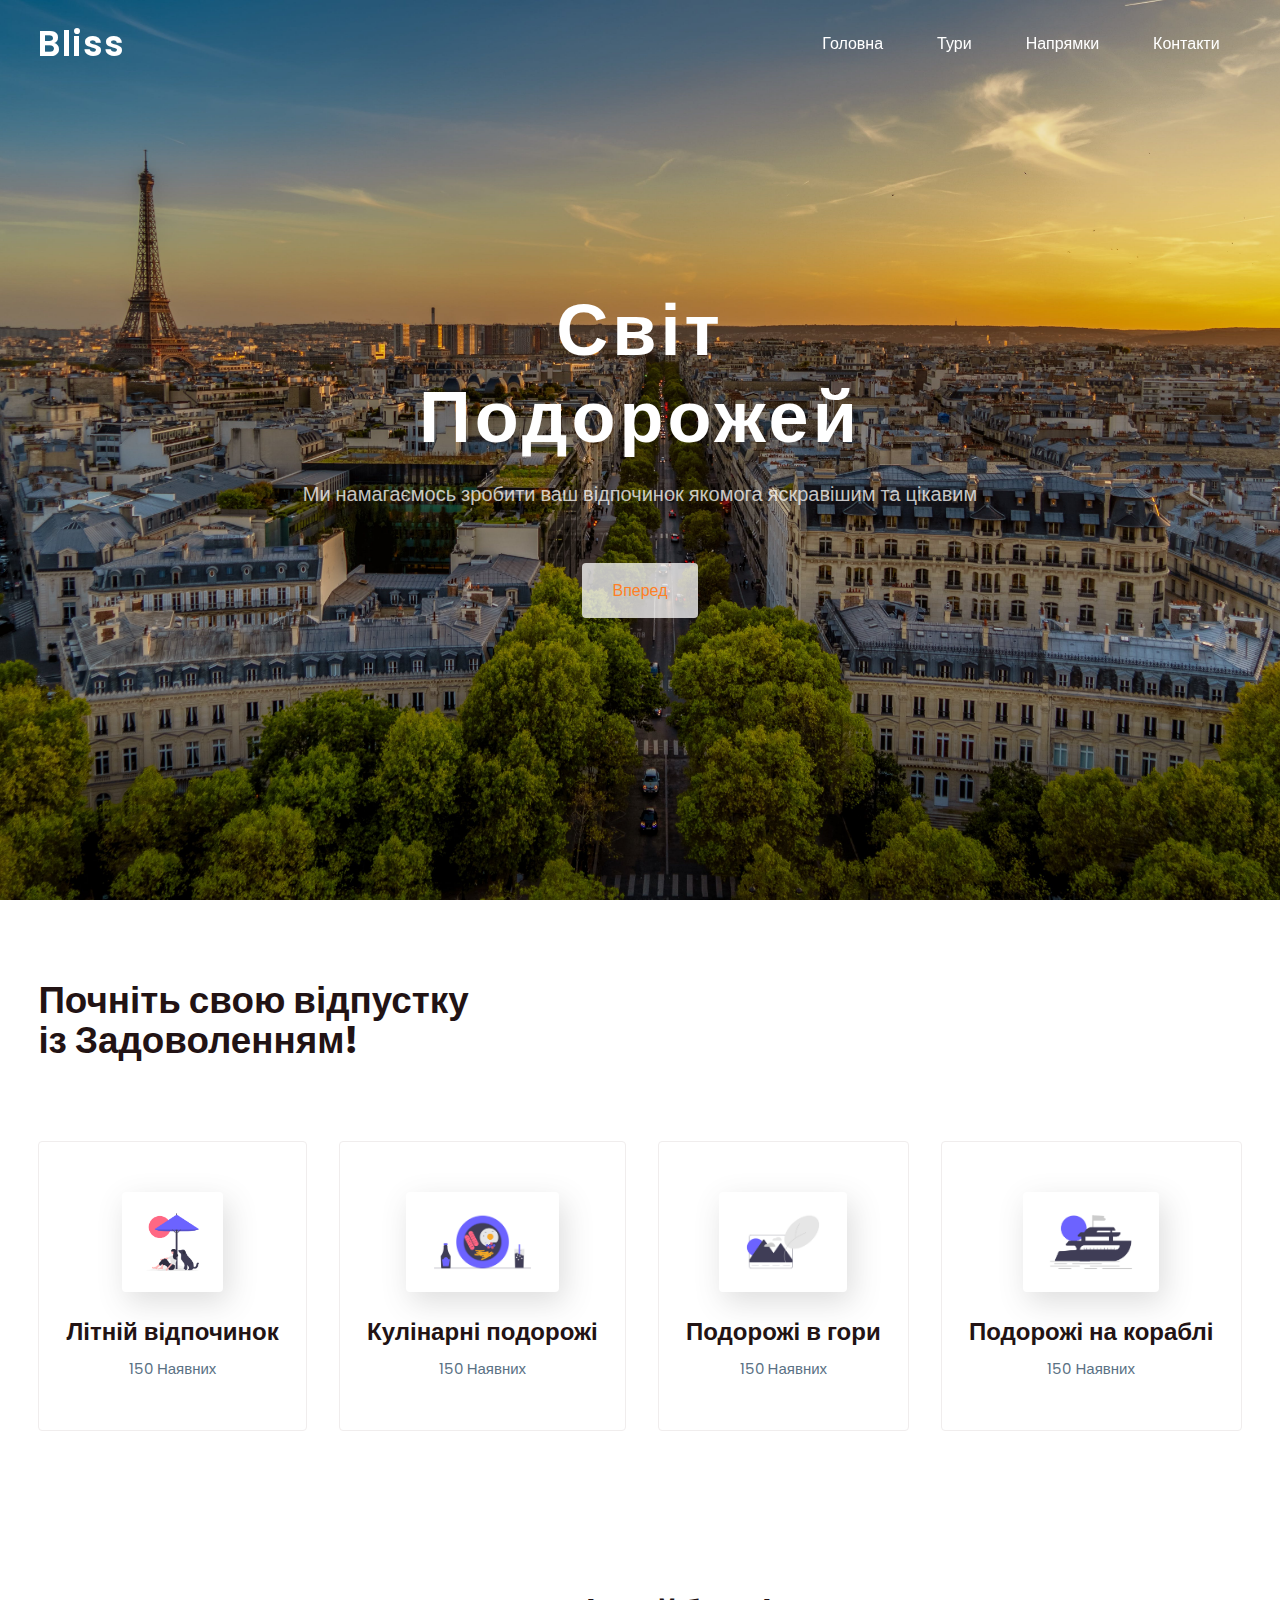
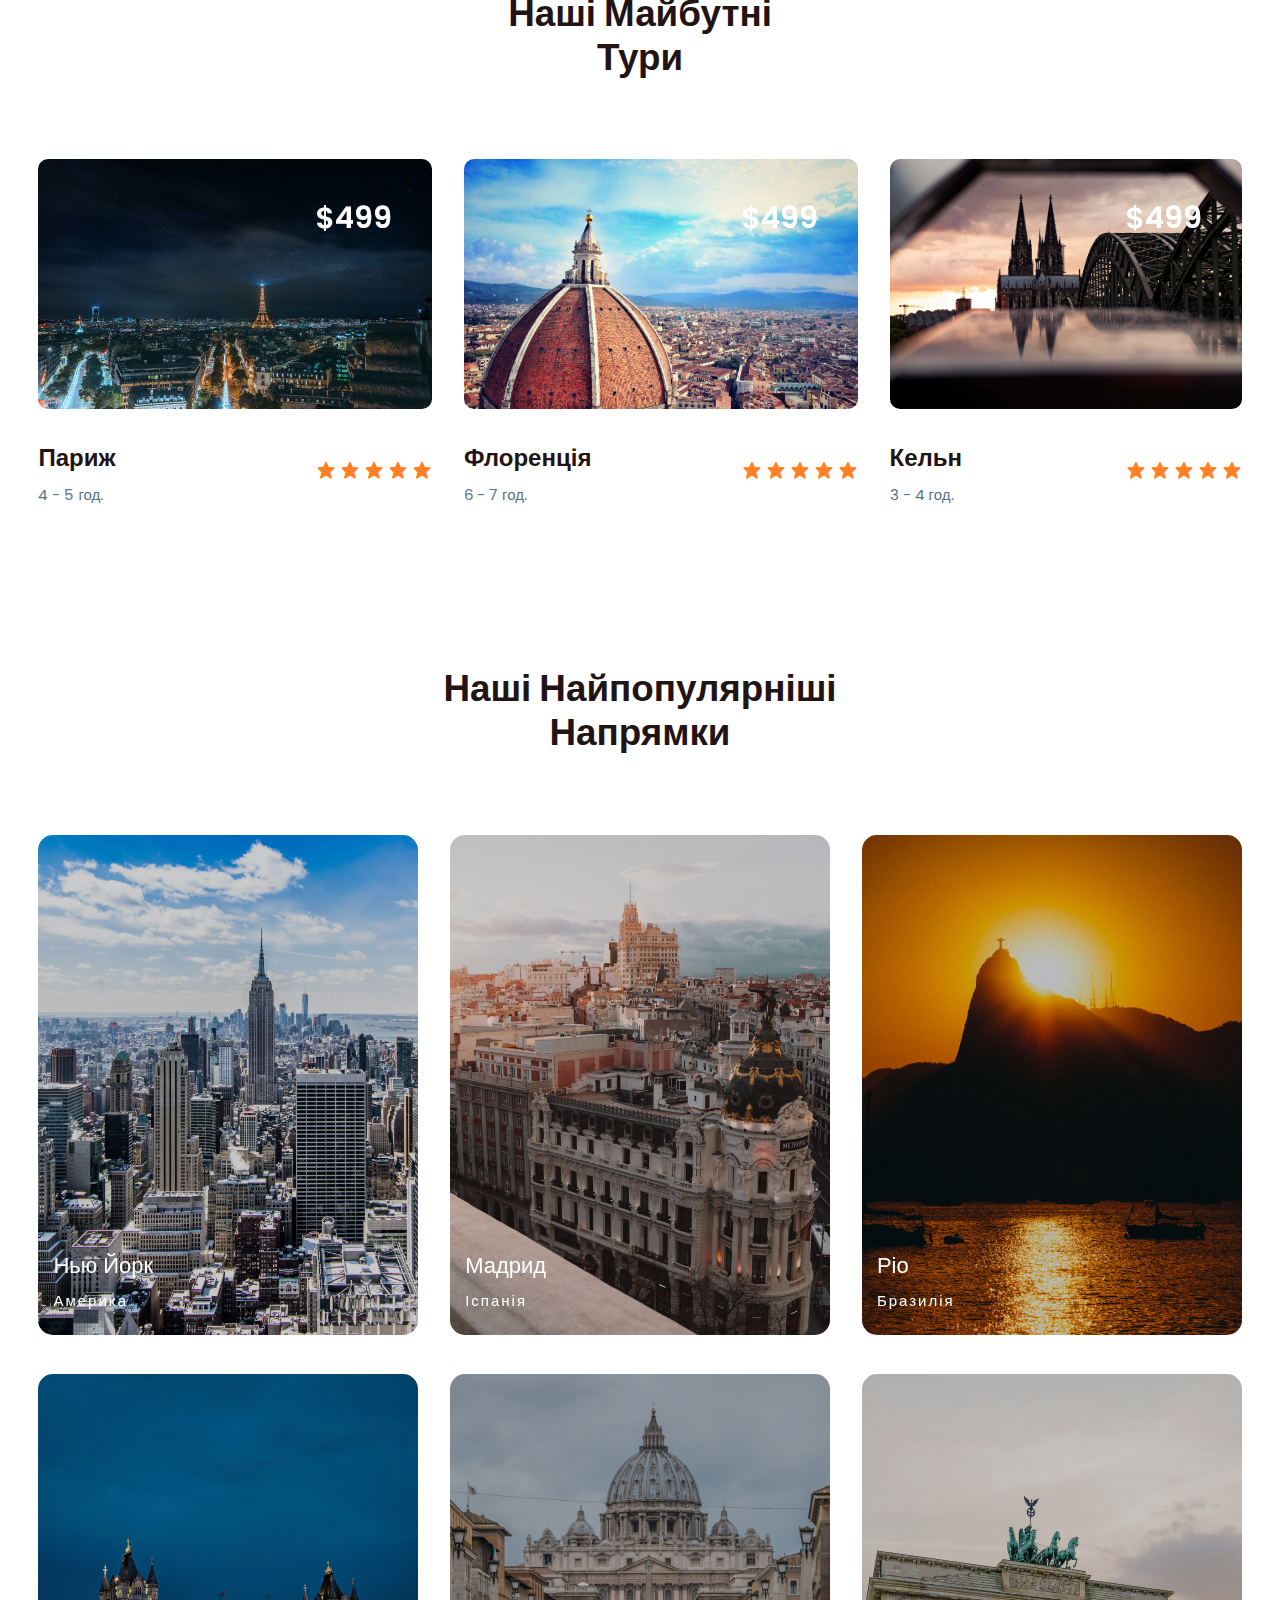
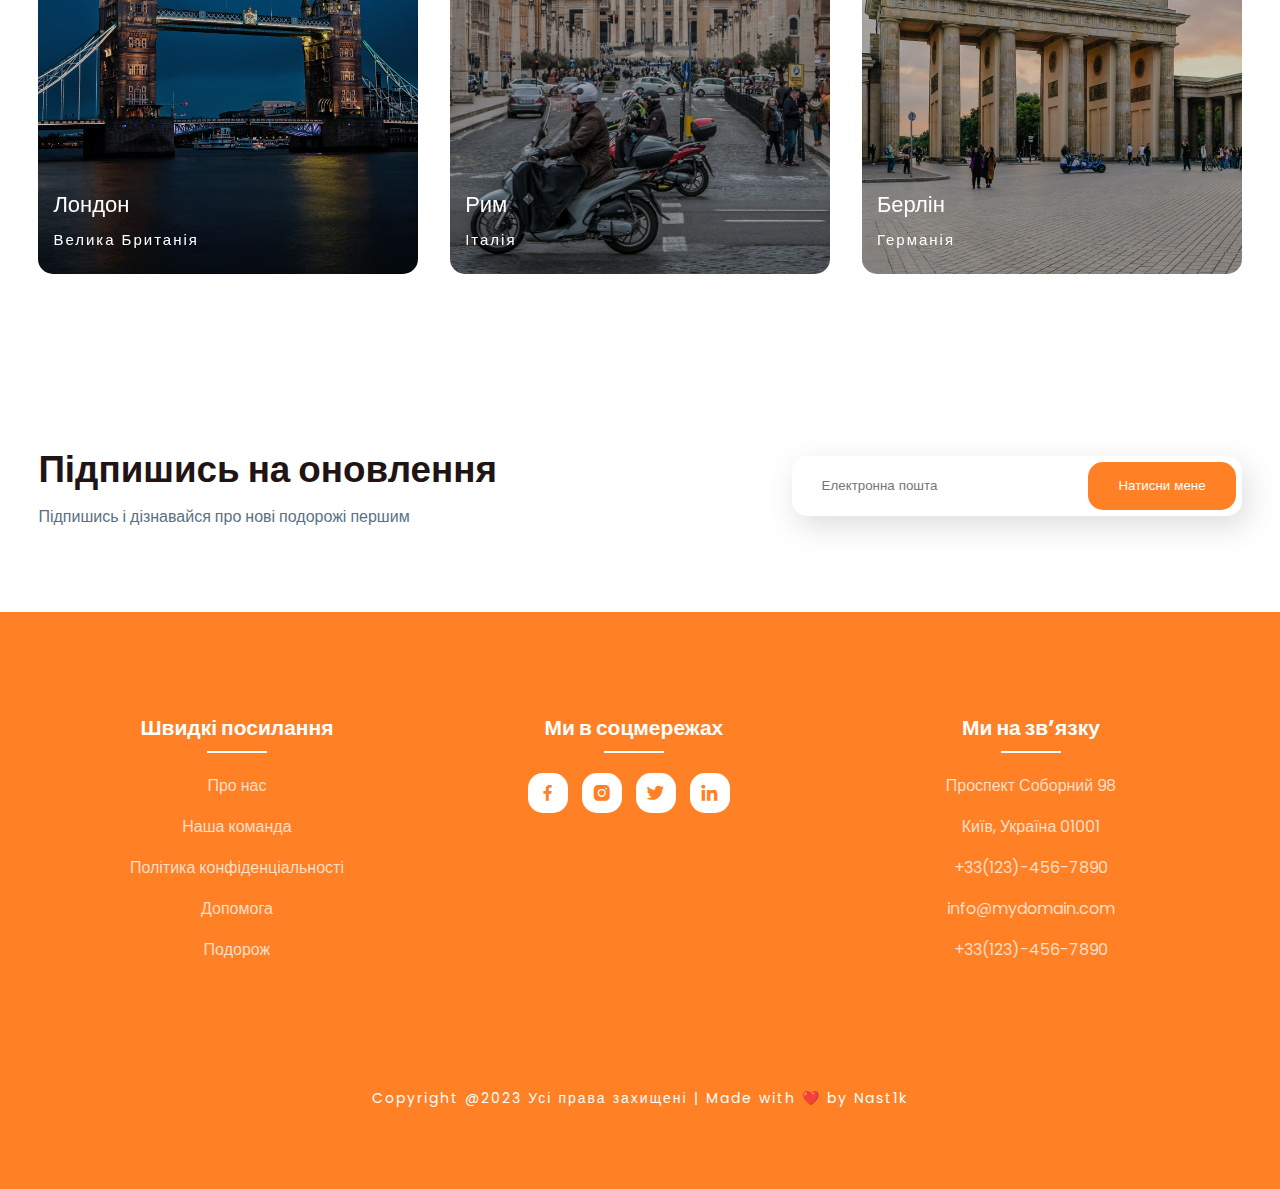
<file: index.html>
<!DOCTYPE html>
<html lang="en">
<head>
    <meta charset="UTF-8">
    <meta name="viewport" content="width=device-width, initial-scale=1">
    <title>Bliss | Main</title>
    <link rel="stylesheet" href="css/style.css">

    <link rel="stylesheet"
          href="https://unpkg.com/boxicons@latest/css/boxicons.min.css">

    <link rel="preconnect" href="https://fonts.googleapis.com">
    <link rel="preconnect" href="https://fonts.gstatic.com" crossorigin>
    <link href="https://fonts.googleapis.com/css2?family=Paytone+One&family=Poppins:wght@100;200;300;400;500;600;700;800;900&display=swap" rel="stylesheet">
</head>
<body>

    <header>
        <a href="#" class="logo">Bliss</a>
        <div class="bx bx-menu" id="menu-icon"></div>

        <ul class="navbar">
            <li><a href="#home">Головна</a></li>
            <li><a href="#package">Тури</a></li>
            <li><a href="#destination">Напрямки</a></li>
            <li><a href="#contact">Контакти</a></li>
        </ul>
    </header>

    <section class="home" id="home">
        <div class="home-text">
            <h1>Світ <br> Подорожей</h1>
            <p>Ми намагаємось зробити ваш відпочинок якомога яскравішим та цікавим</p>
            <a href="#" class="home-btn">Вперед</a>
        </div>
    </section>

    <section class="container">
        <div class="text">
            <h2>Почніть свою відпустку <br> із Задоволенням!</h2>
        </div>

        <div class="row-items">
            <div class="container-box">
                <div class="container-img">
                    <img src="img/img-1.png">
                </div>
                <h4>Літній відпочинок</h4>
                <p>150 Наявних</p>
            </div>

            <div class="container-box">
                <div class="container-img">
                    <img src="img/img-2.png">
                </div>
                <h4>Кулінарні подорожі</h4>
                <p>150 Наявних</p>
            </div>

            <div class="container-box">
                <div class="container-img">
                    <img src="img/img-3.png">
                </div>
                <h4>Подорожі в гори</h4>
                <p>150 Наявних</p>
            </div>

            <div class="container-box">
                <div class="container-img">
                    <img src="img/img-4.png">
                </div>
                <h4>Подорожі на кораблі</h4>
                <p>150 Наявних</p>
            </div>
        </div>
    </section>

    <section class="package" id="package">
        <div class="title">
            <h2>Наші Майбутні <br> Тури</h2>
        </div>
        <div class="package-content">
            <div class="box">
                <div class="thum"><img src="img/tour-1.jpg">
                    <h3>$499</h3>
                </div>
                <div class="dest-content">
                    <div class="location">
                        <h4>Париж</h4>
                        <p>4 - 5 год.</p>
                    </div>
                    <div class="stars">
                        <a href="#"><i class="bx bxs-star"></i></a>
                        <a href="#"><i class="bx bxs-star"></i></a>
                        <a href="#"><i class="bx bxs-star"></i></a>
                        <a href="#"><i class="bx bxs-star"></i></a>
                        <a href="#"><i class="bx bxs-star"></i></a>
                    </div>
                </div>
            </div>

            <div class="box">
                <div class="thum"><img src="img/tour-2.jpg">
                    <h3>$499</h3>
                </div>
                <div class="dest-content">
                    <div class="location">
                        <h4>Флоренція</h4>
                        <p>6 - 7 год.</p>
                    </div>
                    <div class="stars">
                        <a href="#"><i class="bx bxs-star"></i></a>
                        <a href="#"><i class="bx bxs-star"></i></a>
                        <a href="#"><i class="bx bxs-star"></i></a>
                        <a href="#"><i class="bx bxs-star"></i></a>
                        <a href="#"><i class="bx bxs-star"></i></a>
                    </div>
                </div>
            </div>

            <div class="box">
                <div class="thum"><img src="img/tour-3.jpg">
                    <h3>$499</h3>
                </div>
                <div class="dest-content">
                    <div class="location">
                        <h4>Кельн</h4>
                        <p>3 - 4 год.</p>
                    </div>
                    <div class="stars">
                        <a href="#"><i class="bx bxs-star"></i></a>
                        <a href="#"><i class="bx bxs-star"></i></a>
                        <a href="#"><i class="bx bxs-star"></i></a>
                        <a href="#"><i class="bx bxs-star"></i></a>
                        <a href="#"><i class="bx bxs-star"></i></a>
                    </div>
                </div>
            </div>
        </div>
    </section>

    <section class="destination" id="destination">
        <div class="title">
            <h2>Наші Найпопулярніші <br> Напрямки</h2>
        </div>

        <div class="destination-content">
            <div class="col-content">
                <img src="img/popular-1.jpg">
                <h5>Нью Йорк</h5>
                <p>Америка</p>
            </div>

            <div class="col-content">
                <img src="img/popular-2.jpg">
                <h5>Мадрид</h5>
                <p>Іспанія</p>
            </div>

            <div class="col-content">
                <img src="img/popular-3.jpg">
                <h5>Ріо</h5>
                <p>Бразилія</p>
            </div>

            <div class="col-content">
                <img src="img/popular-4.jpg">
                <h5>Лондон</h5>
                <p>Велика Британія</p>
            </div>

            <div class="col-content">
                <img src="img/popular-5.jpg">
                <h5>Рим</h5>
                <p>Італія</p>
            </div>

            <div class="col-content">
                <img src="img/popular-6.jpg">
                <h5>Берлін</h5>
                <p>Германія</p>
            </div>
        </div>
    </section>

    <section class="newsletter">
        <div class="news-text">
            <h2>Підпишись на оновлення</h2>
            <p>Підпишись і дізнавайся про нові подорожі першим</p>
        </div>
        <div class="send">
            <form>
                <input type="email" placeholder="Електронна пошта" required>
                <input type="submit" value="Натисни мене">
            </form>
        </div>
    </section>

    <section id="contact">
        <div class="footer">
            <div class="main">
                <div class="list">
                    <h4>Швидкі посилання</h4>
                    <ul>
                        <li><a href="about.html">Про нас</a></li>
                        <li><a href="team.html">Наша команда</a></li>
                        <li><a href="privacy.html">Політика конфіденціальності</a></li>
                        <li><a href="help.html">Допомога</a></li>
                        <li><a href="tour.html">Подорож</a></li>
                    </ul>
                </div>

                <div class="list">
                    <h4>Ми в соцмережах</h4>
                    <div class="social">
                        <a href="#"><i class="bx bxl-facebook"></i></a>
                        <a href="#"><i class="bx bxl-instagram-alt"></i></a>
                        <a href="#"><i class="bx bxl-twitter"></i></a>
                        <a href="#"><i class="bx bxl-linkedin"></i></a>
                    </div>
                </div>

                <div class="list">
                    <h4>Ми на звʼязку</h4>
                    <ul>
                        <li><a href="#">Проспект Соборний 98</a></li>
                        <li><a href="#">Київ, Україна 01001</a></li>
                        <li><a href="#">+33(123)-456-7890</a></li>
                        <li><a href="#">info@mydomain.com</a></li>
                        <li><a href="#">+33(123)-456-7890</a></li>
                    </ul>
                </div>
            </div>
        </div>

        <div class="end-text">
            <p>Copyright @2023 Усі права захищені | Made with ❤️ by Nast1k</p>
        </div>
    </section>

</body>
</html>
</file>
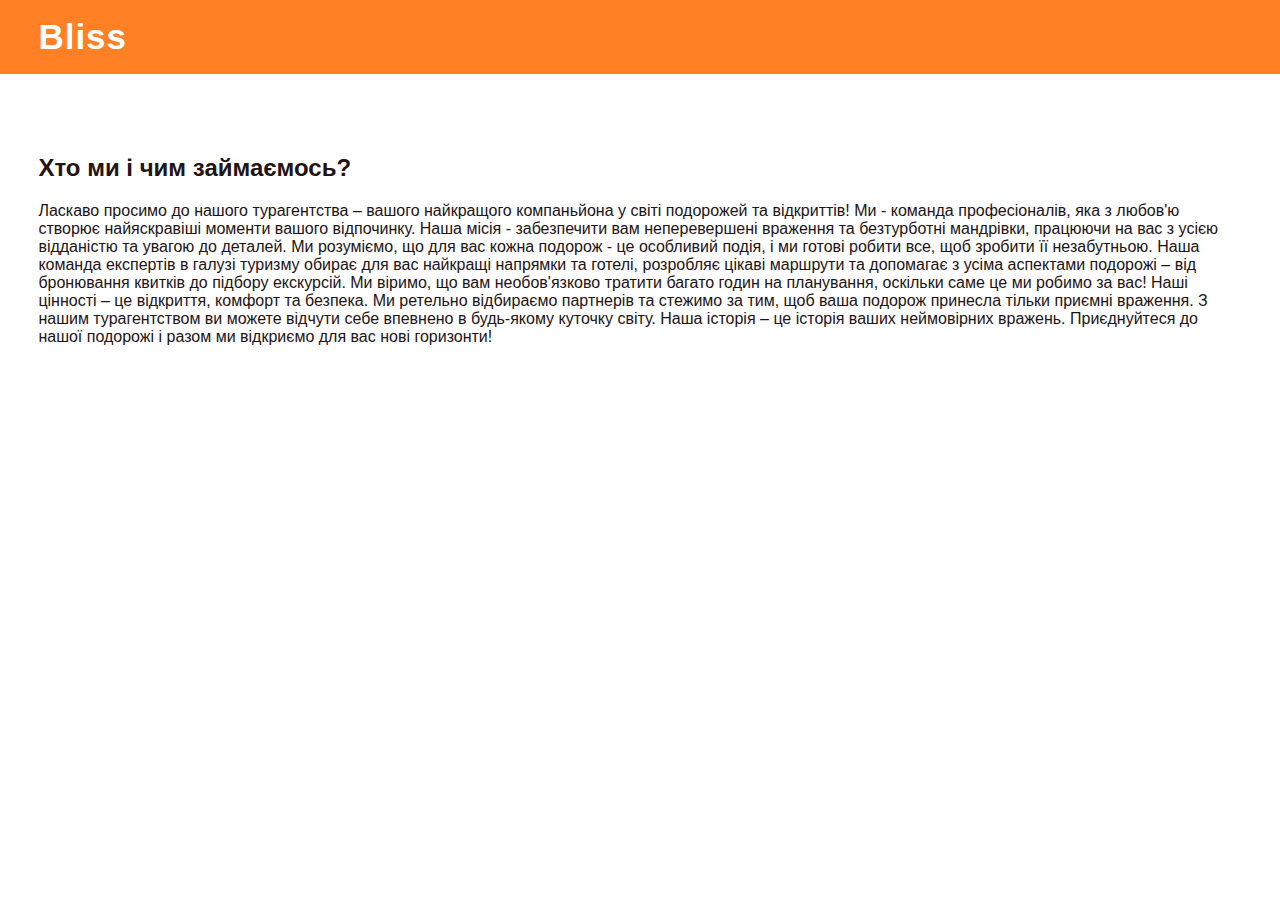
<file: about.html>
<!doctype html>
<html lang="en">
<head>
    <meta charset="UTF-8">
    <meta name="viewport"
          content="width=device-width, user-scalable=no, initial-scale=1.0, maximum-scale=1.0, minimum-scale=1.0">
    <meta http-equiv="X-UA-Compatible" content="ie=edge">
    <title>Bliss | Про Нас</title>
    <link rel="stylesheet" href="css/style.css">
</head>
<body>

    <div class="header-secondary">
        <a href="index.html" class="logo">Bliss</a>
    </div>
    <section class="container">
        <h2>Хто ми і чим займаємось?</h2>
        <p class="about-p">Ласкаво просимо до нашого турагентства – вашого найкращого компаньйона у світі подорожей та відкриттів! Ми - команда професіоналів, яка з любов'ю створює найяскравіші моменти вашого відпочинку.

            Наша місія - забезпечити вам неперевершені враження та безтурботні мандрівки, працюючи на вас з усією відданістю та увагою до деталей. Ми розуміємо, що для вас кожна подорож - це особливий подія, і ми готові робити все, щоб зробити її незабутньою.

            Наша команда експертів в галузі туризму обирає для вас найкращі напрямки та готелі, розробляє цікаві маршрути та допомагає з усіма аспектами подорожі – від бронювання квитків до підбору екскурсій. Ми віримо, що вам необов'язково тратити багато годин на планування, оскільки саме це ми робимо за вас!

            Наші цінності – це відкриття, комфорт та безпека. Ми ретельно відбираємо партнерів та стежимо за тим, щоб ваша подорож принесла тільки приємні враження. З нашим турагентством ви можете відчути себе впевнено в будь-якому куточку світу.

            Наша історія – це історія ваших неймовірних вражень. Приєднуйтеся до нашої подорожі і разом ми відкриємо для вас нові горизонти!</p>
    </section>

</body>
</html>
</file>
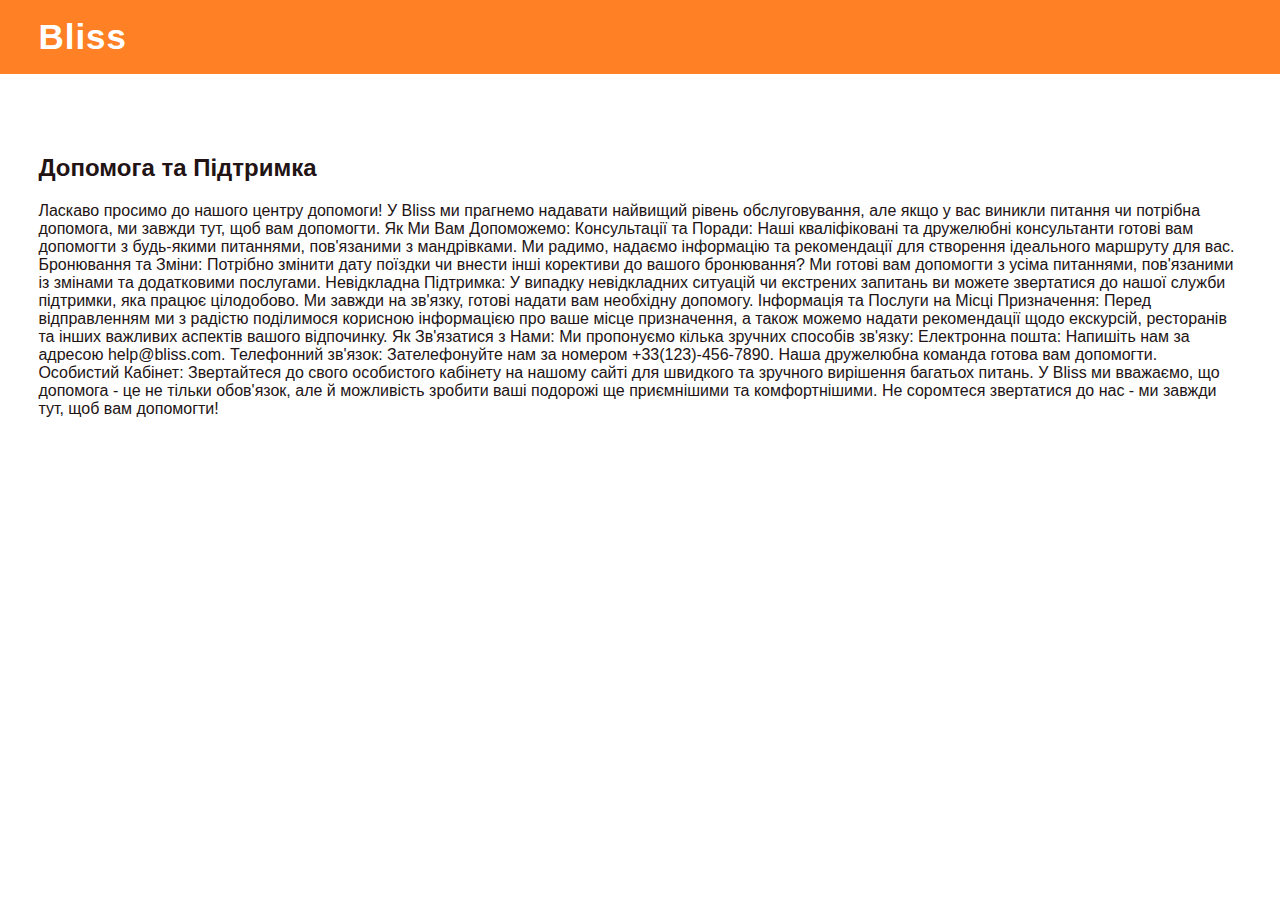
<file: help.html>
<!doctype html>
<html lang="en">
<head>
    <meta charset="UTF-8">
    <meta name="viewport"
          content="width=device-width, user-scalable=no, initial-scale=1.0, maximum-scale=1.0, minimum-scale=1.0">
    <meta http-equiv="X-UA-Compatible" content="ie=edge">
    <title>Bliss | Допомога та Підтримка</title>
    <link rel="stylesheet" href="css/style.css">
</head>
<body>

<div class="header-secondary">
    <a href="index.html" class="logo">Bliss</a>
</div>
<section class="container">
    <h2>Допомога та Підтримка</h2>
    <p class="about-p">Ласкаво просимо до нашого центру допомоги! У Bliss ми прагнемо надавати найвищий рівень обслуговування, але якщо у вас виникли питання чи потрібна допомога, ми завжди тут, щоб вам допомогти.

        Як Ми Вам Допоможемо:

        Консультації та Поради: Наші кваліфіковані та дружелюбні консультанти готові вам допомогти з будь-якими питаннями, пов'язаними з мандрівками. Ми радимо, надаємо інформацію та рекомендації для створення ідеального маршруту для вас.

        Бронювання та Зміни: Потрібно змінити дату поїздки чи внести інші корективи до вашого бронювання? Ми готові вам допомогти з усіма питаннями, пов'язаними із змінами та додатковими послугами.

        Невідкладна Підтримка: У випадку невідкладних ситуацій чи екстрених запитань ви можете звертатися до нашої служби підтримки, яка працює цілодобово. Ми завжди на зв'язку, готові надати вам необхідну допомогу.

        Інформація та Послуги на Місці Призначення: Перед відправленням ми з радістю поділимося корисною інформацією про ваше місце призначення, а також можемо надати рекомендації щодо екскурсій, ресторанів та інших важливих аспектів вашого відпочинку.

        Як Зв'язатися з Нами:

        Ми пропонуємо кілька зручних способів зв'язку:

        Електронна пошта: Напишіть нам за адресою help@bliss.com.

        Телефонний зв'язок: Зателефонуйте нам за номером +33(123)-456-7890. Наша дружелюбна команда готова вам допомогти.

        Особистий Кабінет: Звертайтеся до свого особистого кабінету на нашому сайті для швидкого та зручного вирішення багатьох питань.

        У Bliss ми вважаємо, що допомога - це не тільки обов'язок, але й можливість зробити ваші подорожі ще приємнішими та комфортнішими. Не соромтеся звертатися до нас - ми завжди тут, щоб вам допомогти!</p>
</section>

</body>
</html>
</file>
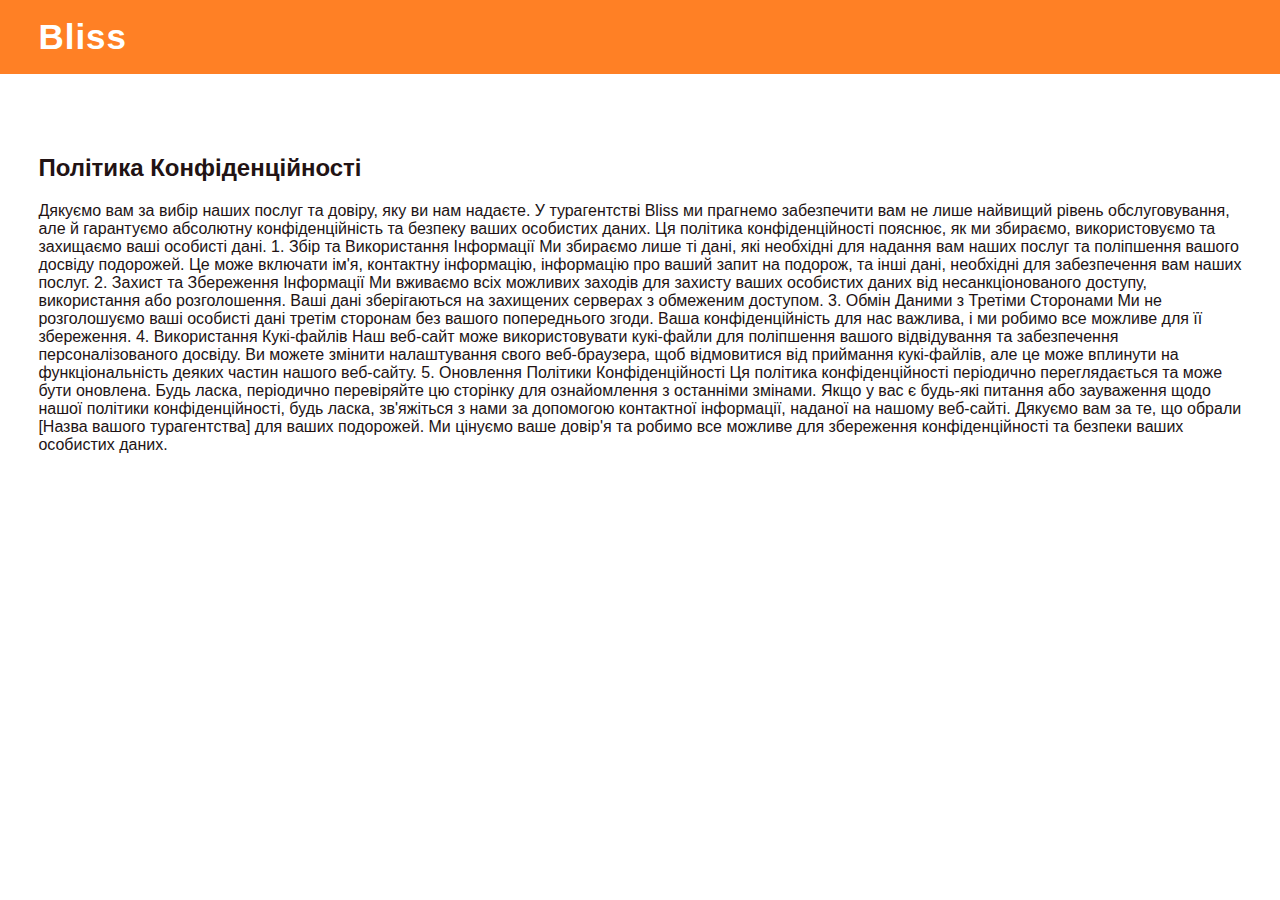
<file: privacy.html>
<!doctype html>
<html lang="en">
<head>
    <meta charset="UTF-8">
    <meta name="viewport"
          content="width=device-width, user-scalable=no, initial-scale=1.0, maximum-scale=1.0, minimum-scale=1.0">
    <meta http-equiv="X-UA-Compatible" content="ie=edge">
    <title>Bliss | Політика Конфіденційності</title>
    <link rel="stylesheet" href="css/style.css">
</head>
<body>

<div class="header-secondary">
    <a href="index.html" class="logo">Bliss</a>
</div>
<section class="container">
    <h2>Політика Конфіденційності</h2>
    <p class="about-p">Дякуємо вам за вибір наших послуг та довіру, яку ви нам надаєте. У турагентстві Bliss ми прагнемо забезпечити вам не лише найвищий рівень обслуговування, але й гарантуємо абсолютну конфіденційність та безпеку ваших особистих даних. Ця політика конфіденційності пояснює, як ми збираємо, використовуємо та захищаємо ваші особисті дані.

        1. Збір та Використання Інформації

        Ми збираємо лише ті дані, які необхідні для надання вам наших послуг та поліпшення вашого досвіду подорожей. Це може включати ім'я, контактну інформацію, інформацію про ваший запит на подорож, та інші дані, необхідні для забезпечення вам наших послуг.

        2. Захист та Збереження Інформації

        Ми вживаємо всіх можливих заходів для захисту ваших особистих даних від несанкціонованого доступу, використання або розголошення. Ваші дані зберігаються на захищених серверах з обмеженим доступом.

        3. Обмін Даними з Третіми Сторонами

        Ми не розголошуємо ваші особисті дані третім сторонам без вашого попереднього згоди. Ваша конфіденційність для нас важлива, і ми робимо все можливе для її збереження.

        4. Використання Кукі-файлів

        Наш веб-сайт може використовувати кукі-файли для поліпшення вашого відвідування та забезпечення персоналізованого досвіду. Ви можете змінити налаштування свого веб-браузера, щоб відмовитися від приймання кукі-файлів, але це може вплинути на функціональність деяких частин нашого веб-сайту.

        5. Оновлення Політики Конфіденційності

        Ця політика конфіденційності періодично переглядається та може бути оновлена. Будь ласка, періодично перевіряйте цю сторінку для ознайомлення з останніми змінами.

        Якщо у вас є будь-які питання або зауваження щодо нашої політики конфіденційності, будь ласка, зв'яжіться з нами за допомогою контактної інформації, наданої на нашому веб-сайті.

        Дякуємо вам за те, що обрали [Назва вашого турагентства] для ваших подорожей. Ми цінуємо ваше довір'я та робимо все можливе для збереження конфіденційності та безпеки ваших особистих даних.</p>
</section>

</body>
</html>
</file>
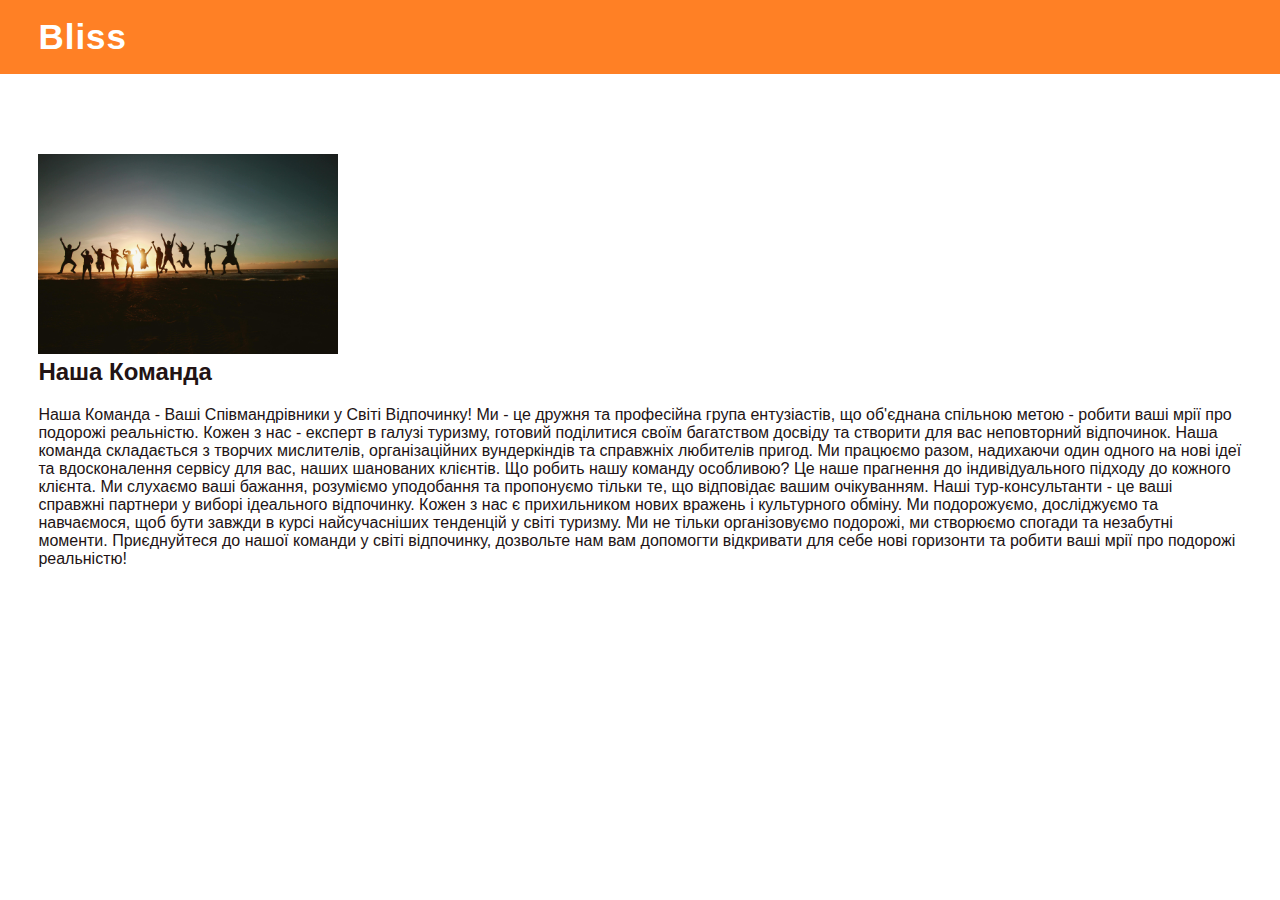
<file: team.html>
<!doctype html>
<html lang="en">
<head>
    <meta charset="UTF-8">
    <meta name="viewport"
          content="width=device-width, user-scalable=no, initial-scale=1.0, maximum-scale=1.0, minimum-scale=1.0">
    <meta http-equiv="X-UA-Compatible" content="ie=edge">
    <title>Bliss | Наша команда</title>
    <link rel="stylesheet" href="css/style.css">
</head>
<body>

    <div class="header-secondary">
        <a href="index.html" class="logo">Bliss</a>
    </div>
    <section class="container">
        <img src="img/team.jpg" alt="Our Team" class="team-img">
        <h2>Наша Команда</h2>
        <p class="about-p">Наша Команда - Ваші Співмандрівники у Світі Відпочинку!

            Ми - це дружня та професійна група ентузіастів, що об'єднана спільною метою - робити ваші мрії про подорожі реальністю. Кожен з нас - експерт в галузі туризму, готовий поділитися своїм багатством досвіду та створити для вас неповторний відпочинок.

            Наша команда складається з творчих мислителів, організаційних вундеркіндів та справжніх любителів пригод. Ми працюємо разом, надихаючи один одного на нові ідеї та вдосконалення сервісу для вас, наших шанованих клієнтів.

            Що робить нашу команду особливою? Це наше прагнення до індивідуального підходу до кожного клієнта. Ми слухаємо ваші бажання, розуміємо уподобання та пропонуємо тільки те, що відповідає вашим очікуванням. Наші тур-консультанти - це ваші справжні партнери у виборі ідеального відпочинку.

            Кожен з нас є прихильником нових вражень і культурного обміну. Ми подорожуємо, досліджуємо та навчаємося, щоб бути завжди в курсі найсучасніших тенденцій у світі туризму. Ми не тільки організовуємо подорожі, ми створюємо спогади та незабутні моменти.

            Приєднуйтеся до нашої команди у світі відпочинку, дозвольте нам вам допомогти відкривати для себе нові горизонти та робити ваші мрії про подорожі реальністю!</p>
    </section>

</body>
</html>
</file>
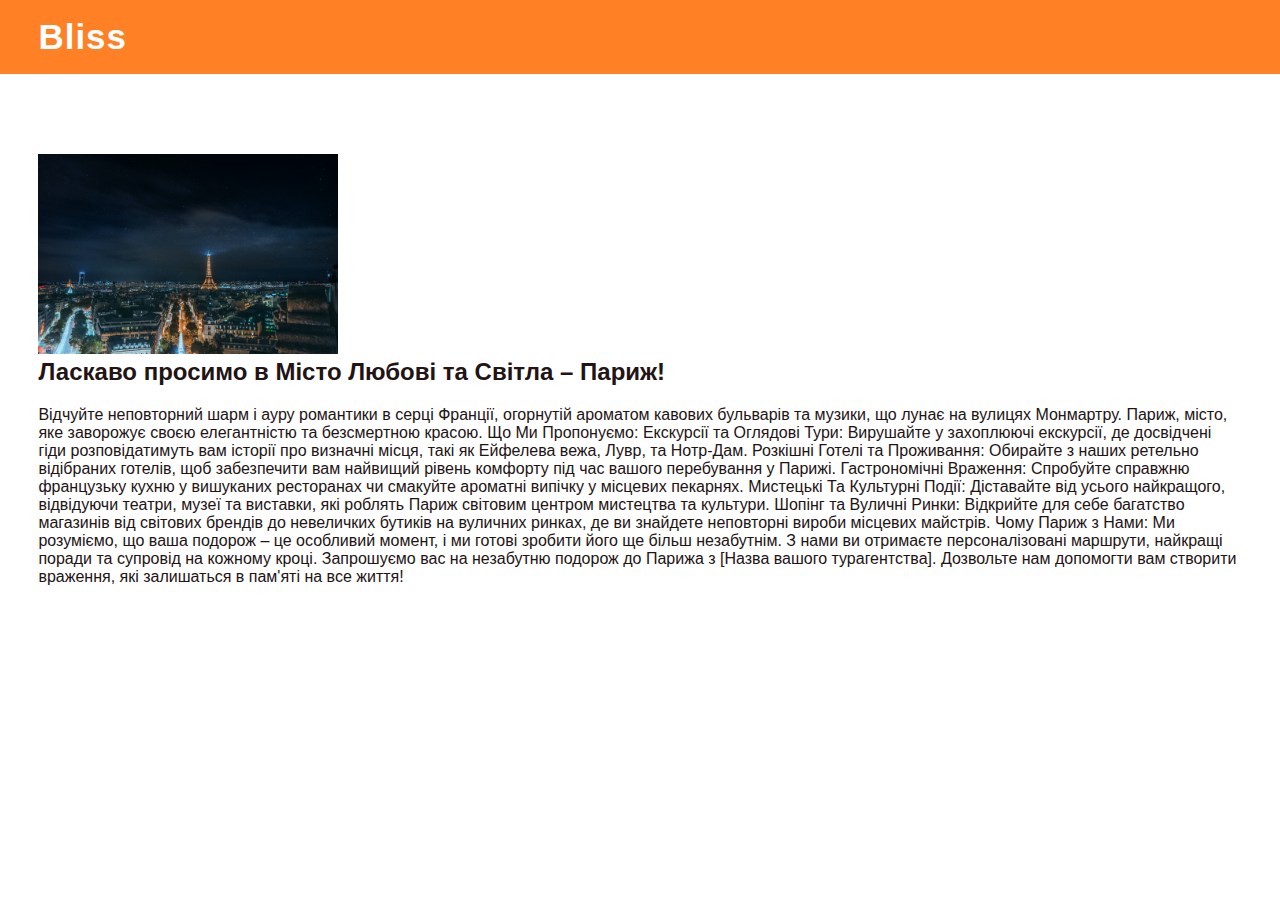
<file: tour.html>
<!doctype html>
<html lang="en">
<head>
    <meta charset="UTF-8">
    <meta name="viewport"
          content="width=device-width, user-scalable=no, initial-scale=1.0, maximum-scale=1.0, minimum-scale=1.0">
    <meta http-equiv="X-UA-Compatible" content="ie=edge">
    <title>Bliss | Подорож</title>
    <link rel="stylesheet" href="css/style.css">
</head>
<body>

<div class="header-secondary">
    <a href="index.html" class="logo">Bliss</a>
</div>
<section class="container">
    <img src="img/tour-1.jpg" alt="Our Team" class="team-img">
    <h2>Ласкаво просимо в Місто Любові та Світла – Париж!</h2>
    <p class="about-p">Відчуйте неповторний шарм і ауру романтики в серці Франції, огорнутій ароматом кавових бульварів та музики, що лунає на вулицях Монмартру. Париж, місто, яке заворожує своєю елегантністю та безсмертною красою.

        Що Ми Пропонуємо:

        Екскурсії та Оглядові Тури: Вирушайте у захоплюючі екскурсії, де досвідчені гіди розповідатимуть вам історії про визначні місця, такі як Ейфелева вежа, Лувр, та Нотр-Дам.

        Розкішні Готелі та Проживання: Обирайте з наших ретельно відібраних готелів, щоб забезпечити вам найвищий рівень комфорту під час вашого перебування у Парижі.

        Гастрономічні Враження: Спробуйте справжню французьку кухню у вишуканих ресторанах чи смакуйте ароматні випічку у місцевих пекарнях.

        Мистецькі Та Культурні Події: Діставайте від усього найкращого, відвідуючи театри, музеї та виставки, які роблять Париж світовим центром мистецтва та культури.

        Шопінг та Вуличні Ринки: Відкрийте для себе багатство магазинів від світових брендів до невеличких бутиків на вуличних ринках, де ви знайдете неповторні вироби місцевих майстрів.

        Чому Париж з Нами:

        Ми розуміємо, що ваша подорож – це особливий момент, і ми готові зробити його ще більш незабутнім. З нами ви отримаєте персоналізовані маршрути, найкращі поради та супровід на кожному кроці.

        Запрошуємо вас на незабутню подорож до Парижа з [Назва вашого турагентства]. Дозвольте нам допомогти вам створити враження, які залишаться в пам'яті на все життя!</p>
</section>

</body>
</html>
</file>
<file: css/style.css>
*{
    padding: 0;
    margin: 0;
    box-sizing: border-box;
    font-family: 'Poppins', sans-serif;
    text-decoration: none;
    list-style: none;
    scroll-behavior: smooth;
}
:root{
    --bg-color: #fff;
    --text-color: #221314;
    --second-color: #5a7184;
    --main-color: #ff8025;
    --big-font: 6rem;
    --h2-font: 3rem;
    --p-font: 1.1rem;
}

body{
    background: var(--bg-color);
    color: var(--text-color);
}

header{
    position: fixed;
    top: 0;
    right: 0;
    width: 100%;
    z-index: 1000;
    display: flex;
    align-items: center;
    justify-content: space-between;
    background: transparent;
    padding: 30px 18%;
    transition: ease .40s;
}

.header-secondary{
    background: var(--main-color);
    padding: 30px 18%;
}

.about-p{
    margin-top: 20px;
}

.logo{
    font-size: 35px;
    font-weight: 600;
    letter-spacing: 1px;
    color: var(--bg-color);
}

.navbar{
    display: flex;
    gap:10px
}
.navbar a{
    color: var(--bg-color);
    font-size: var(--p-font);
    font-weight: 500;
    padding: 10px 22px;
    border-radius: 4px;
    transition: ease .40s;
}
.navbar a:hover{
    background: var(--bg-color);
    color: var(--text-color);
    box-shadow: 5px 10px 30px rgb(85 85 85 / 20%);
    border-radius: 4px;
}

#menu-icon{
    color: var(--bg-color);
    font-size: 35px;
    z-index: 1001;
    cursor: pointer;
    display: none;
}

section {
    padding: 80px 18%;
}

.home{
    text-align: center;
    position: relative;
    width: 100%;
    height: 100vh;
    display: grid;
    grid-template-columns: repeat(1, 1fr);
    align-items: center;
    background: url("../img/bg.jpg");
    background-size: cover;
    background-position: center;
}

.home-text h1{
    font-size: var(--big-font);
    line-height: 1.2;
    color: var(--bg-color);
    font-family: 'Paytone One', sans-serif;
    letter-spacing: 4px;
    margin-bottom: 20px;
}

.home-text p{
    color: #ffffffbf;
    font-size: 20px;
    font-weight: 400;
    line-height: 38px;
    margin-bottom: 50px;
}

.home-btn{
    display: inline-block;
    font-size: 16px;
    padding: 15px 30px;
    background: #ffffffbf;
    color: var(--main-color);
    border-radius: 4px;
    transition: ease .40s;
}

.home-btn:hover{
    background: var(--bg-color);
    transform: scale(1.1);
}

.text h2{
    font-size: var(--h2-font);
    line-height: 1.1;
}

.row-items{
    display: grid;
    grid-template-columns: repeat(auto-fit, minmax(200px, auto));
    grid-gap: 2rem;
    align-items: center;
    text-align: center;
    margin-top: 5rem;
}

.container-box{
    background: var(--bg-color);
    border: 1px solid #f0eded;
    padding: 50px 10px;
    border-radius: 4px;
    transition: all 1s ease 0s;
    cursor: pointer;
}

.container-img img{
    height: 100px;
    padding: 15px;
    background: var(--bg-color);
    box-shadow: 5px 10px 30px rgb(85 85 85 / 20%);
    border-radius: 4px;
    margin-bottom: 15px;
    cursor: pointer;
}

.container-box h4{
    font-size: 24px;
    font-weight: 600;
    margin-bottom: 8px;
}

.container-box p{
    font-size: 15px;
    color: var(--second-color);
}

.container-box:hover{
    box-shadow: 5px 30px 56.1276px rgb(55 55 55 / 12%);
    border: 1px solid transparent;
    transform: translateY(-3px);
}

.title{
    text-align: center;
}

.title h2{
    font-size: var(--h2-font);
    line-height: 1.2;
}

.package-content{
    display: grid;
    grid-template-columns: repeat(auto-fit, minmax(200px, auto));
    grid-gap: 2rem;
    align-items: center;
    margin-top: 5rem;
}

.thum{
    position: relative;
    transition: all .3s cubic-bezier(.445, .05, .55, .95);
    will-change: filter;
    cursor: pointer;
}

.thum img{
    width: 100%;
    height: 250px;
    border-radius: 10px;
}

.thum h3{
    position: absolute;
    font-size: 30px;
    font-weight: 600;
    text-align: right;
    color: var(--bg-color);
    top: 36px;
    right: 40px;
}

.dest-content{
    display: flex;
    flex-wrap: wrap;
    align-items: center;
    justify-content: space-between;
    padding-top: 24px;
}

.stars i{
    color: var(--main-color);
    font-size: 20px;
}

.location h4{
    font-size: 24px;
    font-weight: 600;
    margin-bottom: 8px;
}

.location p{
    font-size: 15px;
    color: var(--second-color);
}

.thum:hover{
    transform: scale(1.04);
}

.destination-content{
    display: grid;
    grid-template-columns: repeat(auto-fit, minmax(340px, auto));
    grid-gap: 2rem;
    align-items: center;
    margin-top: 5rem;
}
.col-content{
    position: relative;
}
.col-content img{
    width: 100%;
    height: 500px;
    object-fit: cover;
    border-radius: 15px;
    filter: brightness(80%);
    transition: all .3s cubic-bezier(.495,.05,.55,.95);
    will-change: filter;
}

.col-content h5{
    position: absolute;
    font-size: 22px;
    font-weight: 500;
    color: var(--bg-color);
    left: 15px;
    bottom: 60px;
}
.col-content p{
    position: absolute;
    font-size: 15px;
    color: var(--bg-color);
    left: 15px;
    bottom: 30px;
    letter-spacing: 2px;
}

.col-content img:hover{
    transform: scale(1.04);
    cursor: pointer;
}

.newsletter{
    display: flex;
    flex-wrap: wrap;
    align-items: center;
    justify-content: space-between;
    grid-gap: 3rem;
}

.news-text h2{
    font-size: var(--h2-font);
    margin-bottom: 5px;
}

.news-text p{
    font-size: var(--p-font);
    color: var(--second-color);
    line-height: 30px;
}

.newsletter form{
    max-width: 100%;
    width: 450px;
    position: relative;
}
.newsletter form input:first-child{
    display: inline-block;
    width: 100%;
    padding: 20px 150px 20px 30px;
    box-shadow: 5px 10px 30px rgb(85 85 85 / 20%);
    outline: none;
    border: none;
    border-radius: 15px;
}

.newsletter form input:last-child{
    display: inline-block;
    position: absolute;
    outline: none;
    border: none;
    padding: 14px 30px;
    border-radius: 15px;
    background: var(--main-color);
    color: var(--bg-color);
    top: 6px;
    right: 6px;
    cursor: pointer;
}

#contact{
    background: var(--main-color);
}

.main{
    display: flex;
    flex-wrap: wrap;
}

.footer{
    padding: 20px 0;
}
.list{
    width: 33%;
    text-align: center;
}
.list h4{
    font-size: 21px;
    color: var(--bg-color);
    margin-bottom: 30px;
    position: relative;
}

.list h4::before{
    content: "";
    position: absolute;
    height: 2px;
    width: 60px;
    left: 50%;
    transform: translateX(-50%);
    bottom: -10px;
    background: var(--bg-color);
}

.list ul li:not(last-child) {
    margin-bottom: 16px;
}

.list ul li a{
    color: #ffffffbf;
    font-size: var(--p-font);
    display: block;
    transition: .3s;
}
.list ul li a:hover{
    color: var(--bg-color);
    transform: translateX(14px);
}

.list .social a{
    height: 40px;
    width: 40px;
    background: var(--bg-color);
    color: var(--main-color);
    display: inline-flex;
    align-items: center;
    justify-content: center;
    font-size: 21px;
    border-radius: 15px;
    transition: .3s;
    margin-right: 10px;
}

.list .social a:hover{
    transform: scale(1.1);
}

.end-text{
    text-align: center;
    padding-top: 90px;
}

.end-text p{
    color: var(--bg-color);
    font-size: 14px;
    letter-spacing: 2px;
}

.team-img{
    width: 300px;
}

@media (max-width: 1400px){
    header{
        padding: 17px 3%;
        transition: .2s;
    }
    .header-secondary{
        padding: 17px 3%;
        transition: .2s;
    }
    header.sticky{
        padding: 10px 3%;
        transition: .2s;
    }
    section{
        padding: 80px 3%;
        transition: .2s;
    }
    :root{
        --big-font: 4.5rem;
        --h2-font: 2.3rem;
        --p-font: 1rem;
        transition: .2s;
    }
}

@media (max-width: 1040px){
    #menu-icon{
        display: block;
    }
    .stick #menu-icon{
        color: var(--text-color);
    }
    .home{
        height: 88vh;
    }
    .navbar{
        position: absolute;
        top: 0;
        right: -100%;
        width: 270px;
        height: 120vh;
        background: #c45400;
        display: flex;
        flex-direction: column;
        align-items: center;
        padding: 150px 30px;
        transition: 0.5s all;
    }
    .navbar a{
        display: block;
        margin: 1.2rem 0;
    }
    .sticky .navbar a{
        color: var(--bg-color);
    }
    .navbar a:hover{
        color: var(--text-color);
    }
    .open{
        right: 0;
    }
    .list{
        width: 50%;
        margin-bottom: 12px;
    }
}

@media (max-width: 575px){
    .list{
        width: 100%;
    }
    .newsletter form{
        width: 350px;
    }
    :root{
        --big-font: 3.8rem;
        --h2-font: 1.8rem;
        transition: .2s;
    }
    .text{
        text-align: center;
    }
    .home{
        height: 85vh;
        transition: .2s;
    }
}
</file>
